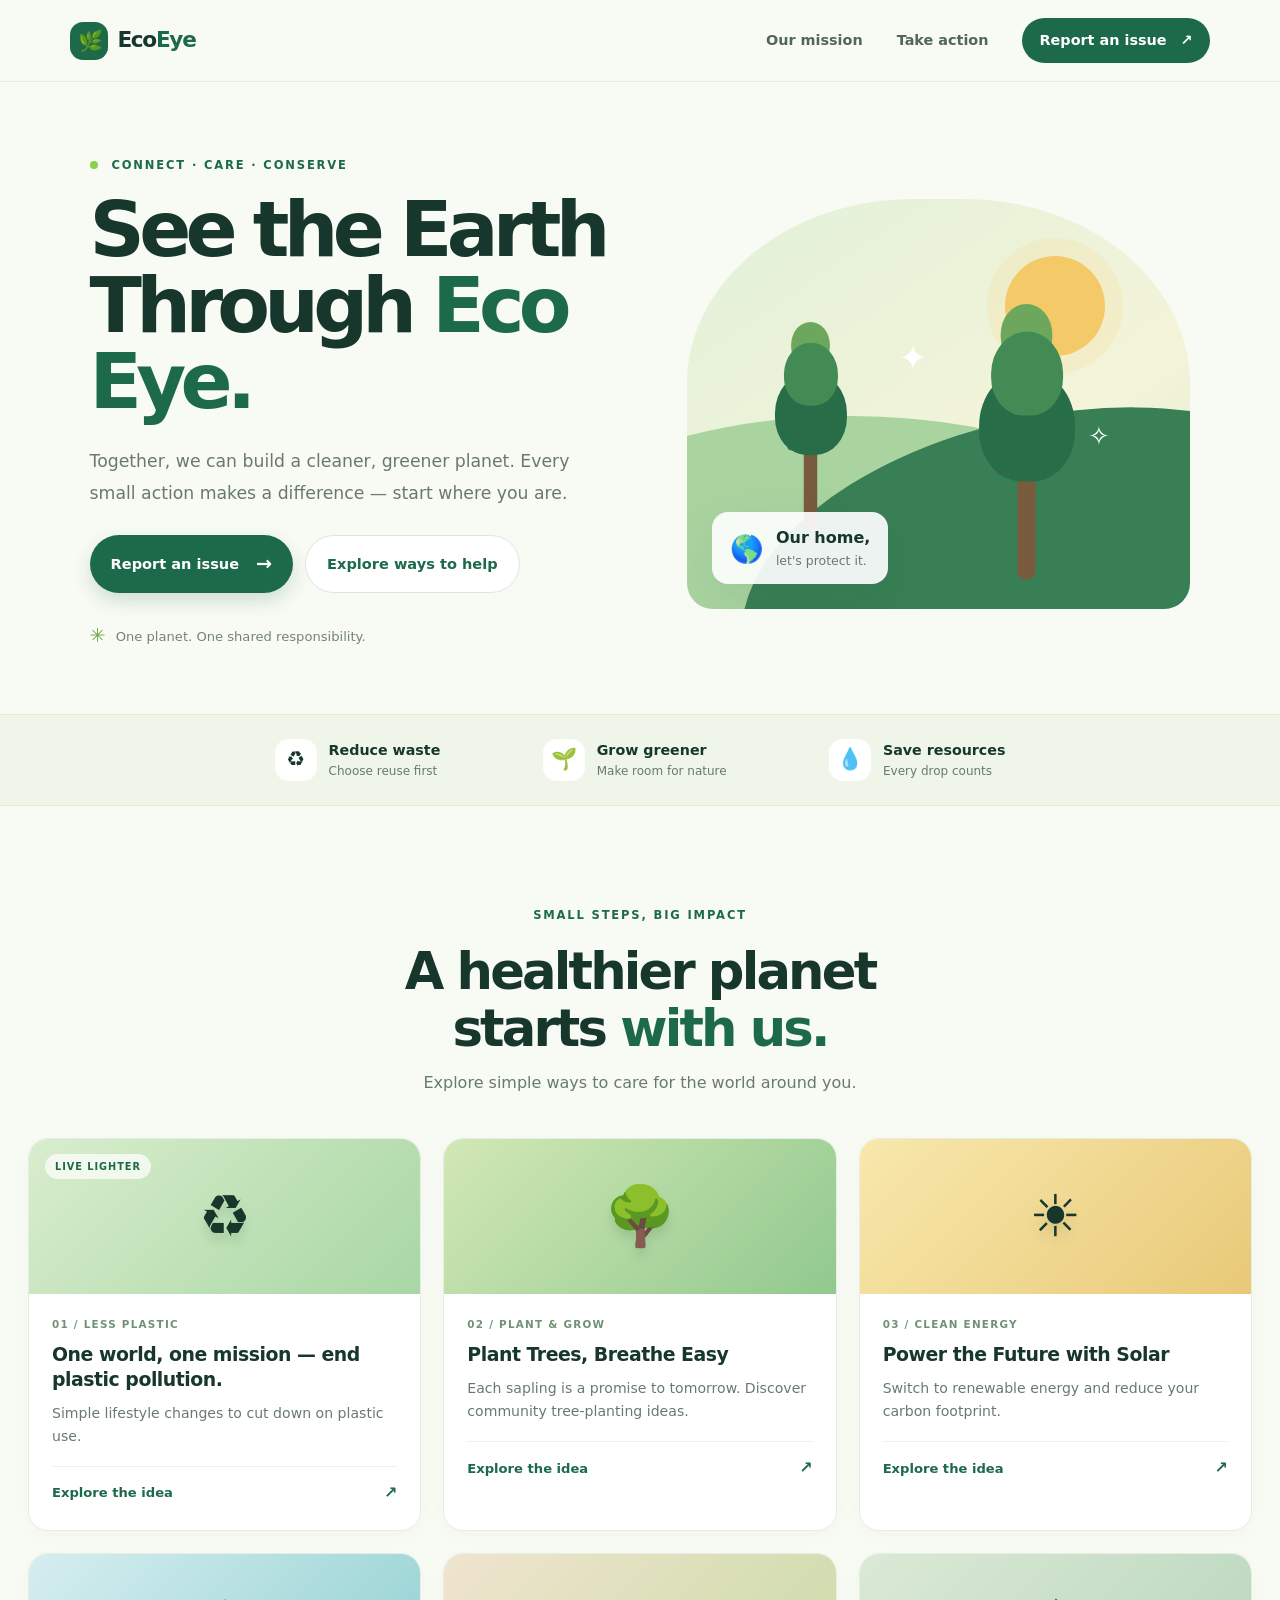
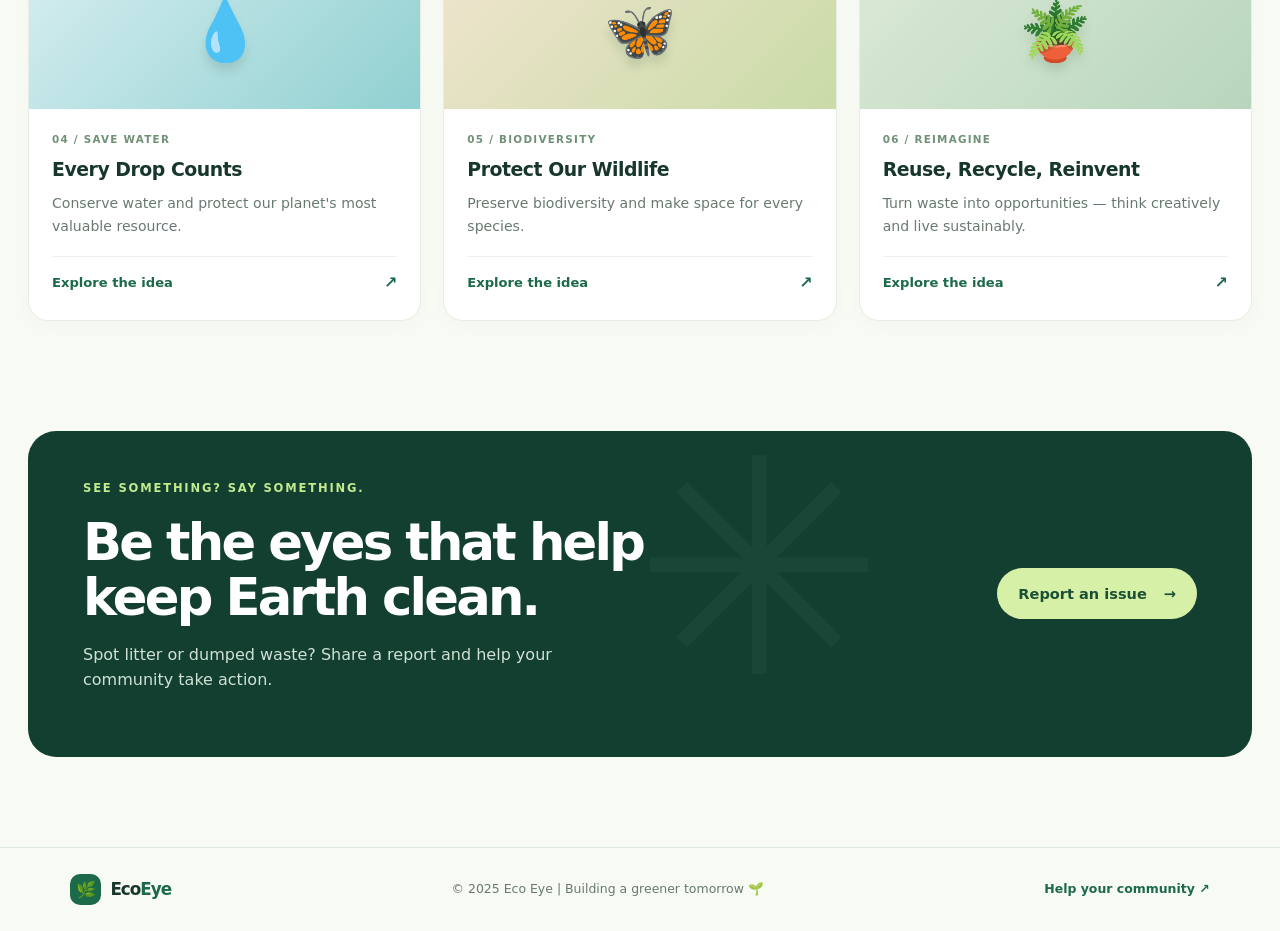
<file: index.html>
<!doctype html>
<html lang="en">
<head>
  <meta charset="utf-8">
  <meta name="viewport" content="width=device-width, initial-scale=1">
  <meta name="description" content="Eco Eye — small actions for a cleaner, greener planet.">
  <title>Eco Eye | Home</title>
  <link rel="stylesheet" href="styles.css">
</head>
<body>
  <header class="site-header">
    <a class="brand" href="index.html" aria-label="Eco Eye home"><span class="brand-mark">🌿</span><span>Eco<span class="brand-accent">Eye</span></span></a>
    <nav class="nav">
      <a href="#mission">Our mission</a>
      <a href="#actions">Take action</a>
      <a class="nav-cta" href="report.html">Report an issue <span aria-hidden="true">↗</span></a>
    </nav>
    <button class="menu-toggle" aria-label="Toggle navigation" aria-expanded="false">☰</button>
  </header>

  <main>
    <section class="hero" id="mission">
      <div class="hero-content">
        <p class="eyebrow"><span class="eyebrow-dot"></span> CONNECT · CARE · CONSERVE</p>
        <h1>See the Earth<br>Through <span>Eco Eye.</span></h1>
        <p class="hero-copy">Together, we can build a cleaner, greener planet. Every small action makes a difference — start where you are.</p>
        <div class="hero-actions">
          <a class="button button-primary" href="report.html">Report an issue <span>→</span></a>
          <a class="button button-ghost" href="#actions">Explore ways to help</a>
        </div>
        <div class="hero-note"><span class="note-icon">✳</span><span>One planet. One shared responsibility.</span></div>
      </div>
      <div class="hero-art" aria-label="Green landscape illustration">
        <div class="sun"></div><div class="hill hill-back"></div><div class="hill hill-front"></div>
        <div class="tree tree-one"><i></i><b></b></div><div class="tree tree-two"><i></i><b></b></div>
        <div class="art-label"><span class="art-label-icon">🌎</span><span><strong>Our home,</strong><small>let's protect it.</small></span></div>
        <div class="floating-leaf leaf-one">✦</div><div class="floating-leaf leaf-two">✧</div>
      </div>
    </section>

    <section class="impact-strip" aria-label="Eco Eye principles">
      <div><span class="impact-icon">♻</span><span><strong>Reduce waste</strong><small>Choose reuse first</small></span></div>
      <div><span class="impact-icon">🌱</span><span><strong>Grow greener</strong><small>Make room for nature</small></span></div>
      <div><span class="impact-icon">💧</span><span><strong>Save resources</strong><small>Every drop counts</small></span></div>
    </section>

    <section class="section" id="actions">
      <div class="section-heading">
        <p class="eyebrow">SMALL STEPS, BIG IMPACT</p>
        <h2>A healthier planet starts <span>with us.</span></h2>
        <p>Explore simple ways to care for the world around you.</p>
      </div>
      <div class="cards">
        <a class="eco-card featured-card" href="article.html?topic=plastic">
          <div class="card-visual visual-plastic"><span class="visual-emoji">♻️</span><span class="visual-tag">LIVE LIGHTER</span></div>
          <div class="card-body"><p class="card-kicker">01 / LESS PLASTIC</p><h3>One world, one mission — end plastic pollution.</h3><p>Simple lifestyle changes to cut down on plastic use.</p><span class="card-link">Explore the idea <b>↗</b></span></div>
        </a>
        <a class="eco-card" href="article.html?topic=trees">
          <div class="card-visual visual-trees"><span class="visual-emoji">🌳</span></div>
          <div class="card-body"><p class="card-kicker">02 / PLANT & GROW</p><h3>Plant Trees, Breathe Easy</h3><p>Each sapling is a promise to tomorrow. Discover community tree-planting ideas.</p><span class="card-link">Explore the idea <b>↗</b></span></div>
        </a>
        <a class="eco-card" href="article.html?topic=solar">
          <div class="card-visual visual-solar"><span class="visual-emoji">☀️</span></div>
          <div class="card-body"><p class="card-kicker">03 / CLEAN ENERGY</p><h3>Power the Future with Solar</h3><p>Switch to renewable energy and reduce your carbon footprint.</p><span class="card-link">Explore the idea <b>↗</b></span></div>
        </a>
        <a class="eco-card" href="article.html?topic=water">
          <div class="card-visual visual-water"><span class="visual-emoji">💧</span></div>
          <div class="card-body"><p class="card-kicker">04 / SAVE WATER</p><h3>Every Drop Counts</h3><p>Conserve water and protect our planet's most valuable resource.</p><span class="card-link">Explore the idea <b>↗</b></span></div>
        </a>
        <a class="eco-card" href="article.html?topic=wildlife">
          <div class="card-visual visual-wildlife"><span class="visual-emoji">🦋</span></div>
          <div class="card-body"><p class="card-kicker">05 / BIODIVERSITY</p><h3>Protect Our Wildlife</h3><p>Preserve biodiversity and make space for every species.</p><span class="card-link">Explore the idea <b>↗</b></span></div>
        </a>
        <a class="eco-card" href="article.html?topic=recycle">
          <div class="card-visual visual-recycle"><span class="visual-emoji">🪴</span></div>
          <div class="card-body"><p class="card-kicker">06 / REIMAGINE</p><h3>Reuse, Recycle, Reinvent</h3><p>Turn waste into opportunities — think creatively and live sustainably.</p><span class="card-link">Explore the idea <b>↗</b></span></div>
        </a>
      </div>
    </section>

    <section class="report-banner">
      <div><p class="eyebrow">SEE SOMETHING? SAY SOMETHING.</p><h2>Be the eyes that help<br>keep Earth clean.</h2><p>Spot litter or dumped waste? Share a report and help your community take action.</p></div>
      <a class="button button-light" href="report.html">Report an issue <span>→</span></a>
      <span class="banner-decoration">✳</span>
    </section>
  </main>

  <footer class="site-footer"><a class="brand footer-brand" href="index.html"><span class="brand-mark">🌿</span><span>Eco<span class="brand-accent">Eye</span></span></a><span>© 2025 Eco Eye | Building a greener tomorrow 🌱</span><a href="report.html">Help your community ↗</a></footer>
  <script src="script.js"></script>
</body>
</html>
</file>
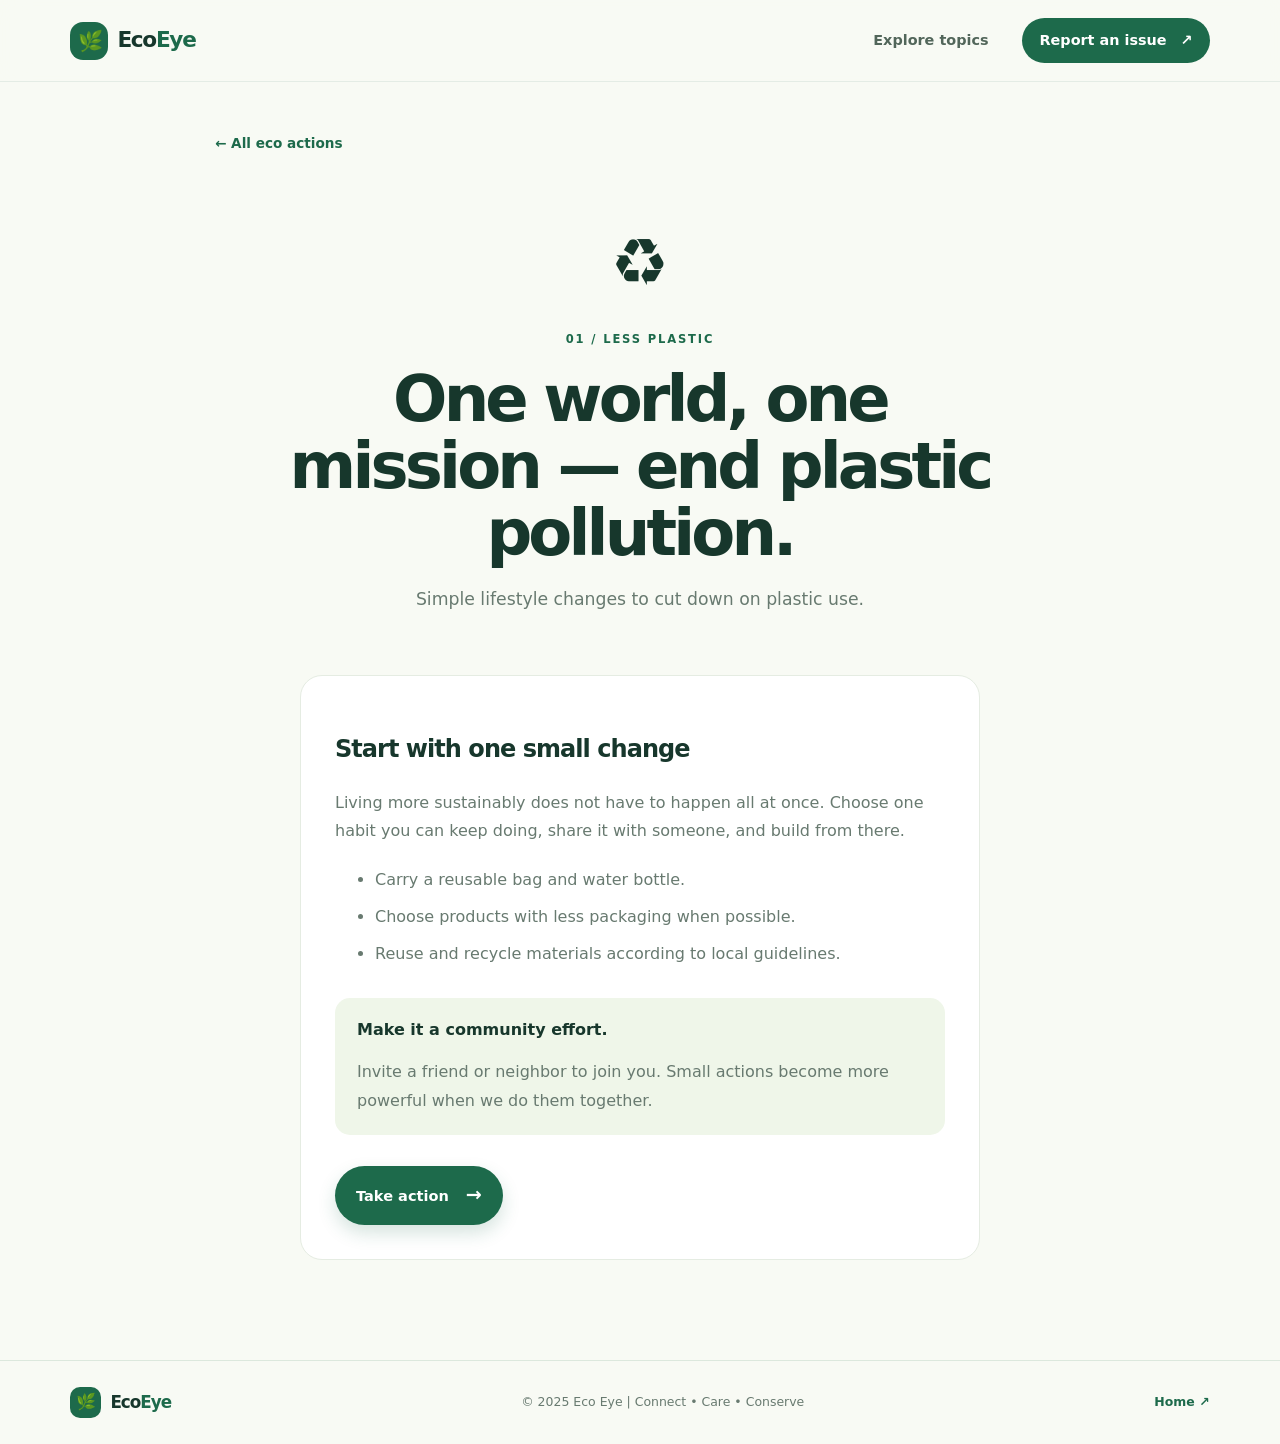
<file: article.html>
<!doctype html>
<html lang="en">
<head><meta charset="utf-8"><meta name="viewport" content="width=device-width, initial-scale=1"><title>Eco Eye | Eco Tips</title><link rel="stylesheet" href="styles.css"></head>
<body>
<header class="site-header"><a class="brand" href="index.html"><span class="brand-mark">🌿</span><span>Eco<span class="brand-accent">Eye</span></span></a><nav class="nav"><a href="index.html#actions">Explore topics</a><a class="nav-cta" href="report.html">Report an issue <span>↗</span></a></nav><button class="menu-toggle" aria-label="Toggle navigation" aria-expanded="false">☰</button></header>
<main class="article-layout"><a class="back-link" href="index.html#actions">← All eco actions</a><div class="article-hero"><div class="article-emoji" id="articleEmoji">♻️</div><p class="eyebrow" id="articleKicker">SMALL STEPS, BIG IMPACT</p><h1 id="articleTitle">One world, one mission — end plastic pollution.</h1><p id="articleSummary">Simple lifestyle changes to cut down on plastic use.</p></div><article class="article-content"><h2>Start with one small change</h2><p>Living more sustainably does not have to happen all at once. Choose one habit you can keep doing, share it with someone, and build from there.</p><ul id="articleTips"><li>Carry a reusable bag and water bottle.</li><li>Choose products with less packaging when possible.</li><li>Reuse and recycle materials according to local guidelines.</li></ul><div class="article-callout"><strong>Make it a community effort.</strong><p>Invite a friend or neighbor to join you. Small actions become more powerful when we do them together.</p></div><a class="button button-primary" href="report.html">Take action <span>→</span></a></article></main>
<footer class="site-footer"><a class="brand footer-brand" href="index.html"><span class="brand-mark">🌿</span><span>Eco<span class="brand-accent">Eye</span></span></a><span>© 2025 Eco Eye | Connect • Care • Conserve</span><a href="index.html">Home ↗</a></footer><script src="script.js"></script>
</body></html>
</file>
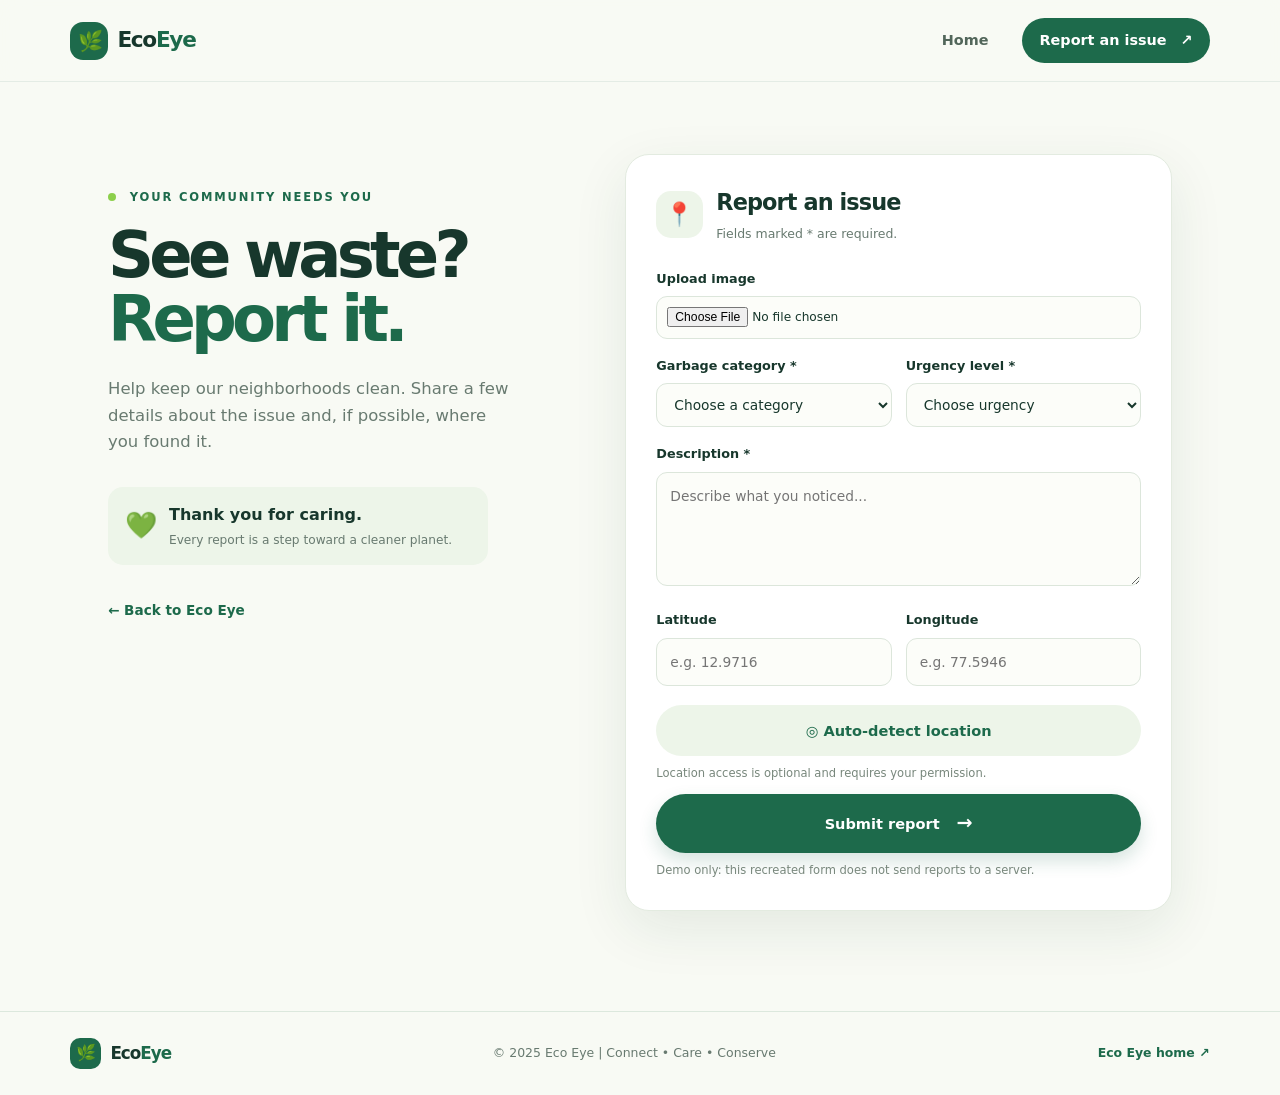
<file: report.html>
<!doctype html>
<html lang="en">
<head>
  <meta charset="utf-8"><meta name="viewport" content="width=device-width, initial-scale=1">
  <title>Eco Eye | Report an Issue</title><link rel="stylesheet" href="styles.css">
</head>
<body class="report-page">
  <header class="site-header"><a class="brand" href="index.html"><span class="brand-mark">🌿</span><span>Eco<span class="brand-accent">Eye</span></span></a><nav class="nav"><a href="index.html">Home</a><a class="nav-cta" href="report.html">Report an issue <span>↗</span></a></nav><button class="menu-toggle" aria-label="Toggle navigation" aria-expanded="false">☰</button></header>
  <main class="report-layout">
    <section class="report-intro"><p class="eyebrow"><span class="eyebrow-dot"></span> YOUR COMMUNITY NEEDS YOU</p><h1>See waste?<br><span>Report it.</span></h1><p>Help keep our neighborhoods clean. Share a few details about the issue and, if possible, where you found it.</p><div class="report-promise"><span>💚</span><div><strong>Thank you for caring.</strong><small>Every report is a step toward a cleaner planet.</small></div></div><a class="back-link" href="index.html">← Back to Eco Eye</a></section>
    <section class="form-card"><div class="form-heading"><span class="form-icon">📍</span><div><h2>Report an issue</h2><p>Fields marked * are required.</p></div></div>
      <form id="reportForm">
        <label for="image">Upload image</label><input id="image" name="image" type="file" accept="image/*">
        <div class="form-grid">
          <div><label for="category">Garbage category *</label><select id="category" required><option value="">Choose a category</option><option>Plastic waste</option><option>Household garbage</option><option>Construction debris</option><option>Electronic waste</option><option>Other</option></select></div>
          <div><label for="urgency">Urgency level *</label><select id="urgency" required><option value="">Choose urgency</option><option>Low</option><option>Medium</option><option>High</option></select></div>
        </div>
        <label for="description">Description *</label><textarea id="description" rows="4" placeholder="Describe what you noticed..." required></textarea>
        <div class="form-grid">
          <div><label for="latitude">Latitude</label><input id="latitude" inputmode="decimal" placeholder="e.g. 12.9716"></div>
          <div><label for="longitude">Longitude</label><input id="longitude" inputmode="decimal" placeholder="e.g. 77.5946"></div>
        </div>
        <button class="button button-location" type="button" id="locateButton">◎ Auto-detect location</button>
        <p class="form-note" id="locationMessage">Location access is optional and requires your permission.</p>
        <button class="button button-primary submit-button" type="submit">Submit report <span>→</span></button>
        <p class="form-note">Demo only: this recreated form does not send reports to a server.</p>
      </form>
      <div class="success-message" id="successMessage" role="status" hidden><span class="success-symbol">✓</span><h3>Report prepared!</h3><p>Thank you for helping keep our planet clean 💚</p><button class="button button-primary" id="successClose" type="button">OK</button></div>
    </section>
  </main>
  <footer class="site-footer"><a class="brand footer-brand" href="index.html"><span class="brand-mark">🌿</span><span>Eco<span class="brand-accent">Eye</span></span></a><span>© 2025 Eco Eye | Connect • Care • Conserve</span><a href="index.html">Eco Eye home ↗</a></footer>
  <script src="script.js"></script>
</body>
</html>
</file>
<file: styles.css>
:root{--green:#1d6a4b;--green-dark:#123f30;--green-bright:#b8e66d;--mint:#edf6ed;--ink:#17372c;--muted:#687a70;--line:#dce8dd;--cream:#f8faf4;--white:#fff;--radius:22px;--shadow:0 18px 55px rgba(24,72,48,.09)}
*{box-sizing:border-box}html{scroll-behavior:smooth}body{margin:0;background:var(--cream);color:var(--ink);font-family:Inter,ui-sans-serif,system-ui,-apple-system,BlinkMacSystemFont,"Segoe UI",sans-serif;line-height:1.6}a{color:inherit;text-decoration:none}.site-header{height:82px;padding:0 max(5.5vw,24px);display:flex;align-items:center;justify-content:space-between;border-bottom:1px solid rgba(29,106,75,.09);background:rgba(248,250,244,.92);position:sticky;top:0;z-index:10;backdrop-filter:blur(14px)}.brand{display:flex;align-items:center;gap:9px;font-size:1.35rem;font-weight:850;letter-spacing:-.06em}.brand-mark{display:grid;place-items:center;width:38px;height:38px;border-radius:13px;background:var(--green);font-size:20px}.brand-accent{color:var(--green)}.nav{display:flex;align-items:center;gap:34px;font-size:.9rem;font-weight:650}.nav>a:not(.nav-cta){color:#52665a}.nav-cta{padding:11px 17px;background:var(--green);color:white;border-radius:999px}.nav-cta span{margin-left:9px}.menu-toggle{display:none;border:0;background:transparent;font-size:24px;color:var(--green)}.hero{padding:74px max(7vw,24px) 62px;display:grid;grid-template-columns:1fr .92fr;gap:50px;align-items:center;max-width:1440px;margin:auto;min-height:560px}.eyebrow{font-size:.72rem;font-weight:800;letter-spacing:.16em;color:var(--green);margin:0 0 18px}.eyebrow-dot{display:inline-block;width:8px;height:8px;background:#8ccf4b;border-radius:50%;margin-right:8px}.hero h1,.report-intro h1{font-size:clamp(3.1rem,6vw,5.4rem);letter-spacing:-.075em;line-height:.99;margin:0;font-weight:850}.hero h1 span,.report-intro h1 span,.section-heading h2 span{color:var(--green)}.hero-copy{font-size:1.08rem;line-height:1.8;color:var(--muted);max-width:500px;margin:26px 0}.hero-actions{display:flex;gap:12px;flex-wrap:wrap}.button{display:inline-flex;justify-content:center;align-items:center;gap:17px;padding:14px 21px;border:0;border-radius:999px;font:inherit;font-size:.91rem;font-weight:750;cursor:pointer;transition:transform .2s,box-shadow .2s}.button:hover{transform:translateY(-2px)}.button-primary{background:var(--green);color:#fff;box-shadow:0 8px 18px rgba(29,106,75,.18)}.button-primary span{font-size:1.2rem}.button-ghost{border:1px solid var(--line);background:white;color:var(--green)}.hero-note{display:flex;align-items:center;gap:10px;color:#74847a;font-size:.82rem;margin-top:28px}.note-icon{color:#73aa4d;font-size:1.2rem}.hero-art{height:410px;position:relative;overflow:hidden;border-radius:45% 45% 26px 26px;background:linear-gradient(145deg,#e1f1d9,#f4f4d9 65%,#d8ebcf);isolation:isolate}.sun{position:absolute;width:100px;height:100px;border-radius:50%;background:#f4c967;right:17%;top:14%;box-shadow:0 0 0 18px rgba(244,201,103,.15)}.hill{position:absolute;bottom:-22%;width:125%;height:67%;border-radius:50%}.hill-back{background:#a9d4a0;left:-30%;bottom:-20%}.hill-front{background:#397f55;right:-35%;bottom:-36%;height:83%;transform:rotate(-12deg)}.tree{position:absolute;z-index:2;bottom:18%;width:15px;height:120px;background:#795b3d;border-radius:8px}.tree:before,.tree:after,.tree i{content:"";position:absolute;display:block;background:#276e48;border-radius:50% 50% 45% 45%;width:80px;height:93px;left:-32px;top:-55px}.tree:after{width:60px;height:70px;left:-22px;top:-87px;background:#438b55}.tree i{width:43px;height:50px;left:-14px;top:-110px;background:#6ca75d}.tree b{position:absolute;z-index:-1;width:70px;height:8px;background:#795b3d;transform:rotate(-32deg);top:8px;left:-23px;border-radius:8px}.tree-one{left:23%;bottom:18%;transform:scale(.9)}.tree-two{left:66%;bottom:10%;transform:scale(1.2)}.art-label{position:absolute;bottom:25px;left:25px;z-index:4;display:flex;gap:12px;align-items:center;background:rgba(255,255,255,.91);padding:13px 18px;border-radius:16px;box-shadow:var(--shadow)}.art-label-icon{font-size:27px}.art-label strong,.art-label small{display:block}.art-label small{font-size:.78rem;color:var(--muted)}.floating-leaf{position:absolute;z-index:3;color:#fff;font-size:35px}.leaf-one{top:32%;left:42%}.leaf-two{top:53%;right:16%;font-size:26px}.impact-strip{display:flex;justify-content:center;gap:clamp(35px,8vw,125px);padding:24px 20px;background:#eff5e9;border-block:1px solid #e5eddf}.impact-strip>div{display:flex;align-items:center;gap:12px}.impact-icon{display:grid;place-items:center;width:42px;height:42px;background:white;border-radius:14px;font-size:21px}.impact-strip strong,.impact-strip small{display:block}.impact-strip strong{font-size:.89rem}.impact-strip small{font-size:.75rem;color:var(--muted)}.section{max-width:1280px;margin:auto;padding:100px 28px 110px}.section-heading{text-align:center;max-width:620px;margin:0 auto 42px}.section-heading h2{font-size:clamp(2rem,4vw,3.2rem);letter-spacing:-.055em;line-height:1.12;margin:0 0 13px}.section-heading>p:last-child{color:var(--muted);margin:0}.cards{display:grid;grid-template-columns:repeat(3,minmax(0,1fr));gap:22px}.eco-card{background:#fff;border:1px solid #e6ede4;border-radius:20px;overflow:hidden;box-shadow:0 5px 20px rgba(24,72,48,.025);transition:transform .22s,box-shadow .22s}.eco-card:hover{transform:translateY(-5px);box-shadow:var(--shadow)}.card-visual{height:155px;position:relative;display:grid;place-items:center;overflow:hidden}.visual-emoji{font-size:58px;filter:drop-shadow(0 8px 5px rgba(20,60,35,.12));position:relative;z-index:1}.visual-plastic{background:linear-gradient(135deg,#d9edcd,#a8d7a4)}.visual-trees{background:linear-gradient(135deg,#d2e8b6,#91c98e)}.visual-solar{background:linear-gradient(135deg,#f8e8ac,#e9c978)}.visual-water{background:linear-gradient(135deg,#d6eef0,#91d0d1)}.visual-wildlife{background:linear-gradient(135deg,#f0e4ce,#c9dba7)}.visual-recycle{background:linear-gradient(135deg,#dbe9d5,#b8d6bd)}.visual-tag{position:absolute;top:15px;left:16px;background:rgba(255,255,255,.72);border-radius:99px;padding:5px 10px;font-size:.61rem;font-weight:850;letter-spacing:.1em;color:var(--green)}.card-body{padding:22px 23px 24px}.card-kicker{font-size:.65rem;font-weight:800;letter-spacing:.12em;color:#719176;margin:0 0 10px}.card-body h3{font-size:1.18rem;letter-spacing:-.025em;line-height:1.3;margin:0 0 10px}.card-body>p:not(.card-kicker){color:var(--muted);font-size:.88rem;line-height:1.65;margin:0 0 18px}.card-link{display:flex;align-items:center;justify-content:space-between;color:var(--green);font-size:.82rem;font-weight:800;padding-top:13px;border-top:1px solid #edf1e9}.card-link b{font-size:1rem}.report-banner{max-width:1224px;margin:0 auto 90px;border-radius:28px;padding:48px 55px;display:flex;align-items:center;justify-content:space-between;gap:30px;background:var(--green-dark);color:#fff;position:relative;overflow:hidden}.report-banner>div{position:relative;z-index:1;max-width:610px}.report-banner .eyebrow{color:#c1e98d}.report-banner h2{font-size:clamp(2rem,4vw,3.2rem);letter-spacing:-.055em;line-height:1.08;margin:0 0 14px}.report-banner p:not(.eyebrow){color:#d0e1d5;max-width:500px}.button-light{background:#d7f0a8;color:#1b5037;position:relative;z-index:1;white-space:nowrap}.banner-decoration{position:absolute;right:30%;top:-100px;font-size:300px;color:rgba(255,255,255,.035)}.site-footer{border-top:1px solid var(--line);padding:26px max(5.5vw,24px);display:flex;align-items:center;justify-content:space-between;gap:20px;color:var(--muted);font-size:.78rem}.footer-brand{color:var(--ink);font-size:1.05rem}.footer-brand .brand-mark{width:31px;height:31px;font-size:16px;border-radius:10px}.site-footer>a:last-child{color:var(--green);font-weight:750}.report-layout{max-width:1120px;margin:auto;padding:72px 28px 100px;display:grid;grid-template-columns:.8fr 1fr;gap:80px;align-items:start;min-height:calc(100vh - 150px)}.report-intro{padding-top:34px}.report-intro h1{font-size:clamp(3.2rem,5vw,4.7rem)}.report-intro>p:not(.eyebrow){color:var(--muted);max-width:410px;font-size:1.03rem;margin:25px 0}.report-promise{display:flex;align-items:center;gap:12px;padding:15px 17px;background:#edf5e9;border-radius:15px;max-width:380px;margin-top:32px}.report-promise>span{font-size:26px}.report-promise strong,.report-promise small{display:block}.report-promise small{font-size:.76rem;color:var(--muted);margin-top:3px}.back-link{display:inline-block;color:var(--green);font-size:.85rem;font-weight:750;margin-top:35px}.form-card{background:white;border:1px solid #e3ebe0;border-radius:24px;padding:30px;box-shadow:var(--shadow)}.form-heading{display:flex;align-items:center;gap:13px;margin-bottom:25px}.form-icon{display:grid;place-items:center;width:47px;height:47px;background:#edf5e9;border-radius:15px;font-size:23px}.form-heading h2{margin:0;font-size:1.4rem;letter-spacing:-.04em}.form-heading p{margin:3px 0 0;color:var(--muted);font-size:.78rem}form label{display:block;font-size:.8rem;font-weight:750;margin:17px 0 7px}input,select,textarea{width:100%;border:1px solid #dce6db;border-radius:11px;padding:12px 13px;background:#fcfdf9;color:var(--ink);font:inherit;font-size:.86rem;outline:none}input:focus,select:focus,textarea:focus{border-color:#68a67b;box-shadow:0 0 0 3px #e9f4e9}input[type=file]{font-size:.76rem;padding:10px}.form-grid{display:grid;grid-template-columns:1fr 1fr;gap:14px}.button-location{background:#edf5e9;color:var(--green);width:100%;margin-top:19px}.submit-button{width:100%;margin-top:12px}.form-note{font-size:.72rem;color:#78877c;margin:8px 0 0}.success-message{margin-top:20px;background:#edf7e9;border-radius:16px;text-align:center;padding:24px}.success-message[hidden]{display:none}.success-symbol{display:grid;place-items:center;margin:auto auto 10px;background:#d1ebc7;color:var(--green);font-size:25px;width:50px;height:50px;border-radius:50%}.success-message h3{margin:0}.success-message p{color:var(--muted);font-size:.87rem}.article-layout{max-width:900px;margin:auto;padding:48px 25px 100px}.article-layout>.back-link{margin:0}.article-hero{text-align:center;padding:55px 20px 45px}.article-emoji{font-size:65px;margin-bottom:15px}.article-hero h1{font-size:clamp(2.5rem,5vw,4rem);letter-spacing:-.06em;line-height:1.05;max-width:760px;margin:0 auto 18px}.article-hero>p:last-child{color:var(--muted);font-size:1.08rem}.article-content{max-width:680px;margin:auto;background:white;border:1px solid #e5ece2;border-radius:22px;padding:34px}.article-content h2{letter-spacing:-.04em}.article-content p,.article-content li{color:var(--muted);line-height:1.8}.article-content li{padding:4px 0}.article-callout{padding:19px 22px;background:#eff6e9;border-radius:15px;margin:25px 0}.article-callout p{margin-bottom:0}.article-content .button{margin-top:6px}
@media(max-width:850px){.hero{grid-template-columns:1fr;gap:36px;padding-top:55px}.hero-art{height:340px;max-width:600px;width:100%;margin:auto}.cards{grid-template-columns:repeat(2,minmax(0,1fr))}.report-layout{grid-template-columns:1fr;gap:30px;padding-top:35px}.report-intro{padding-top:0}.report-intro>p:not(.eyebrow){max-width:600px}.report-promise{margin-top:22px}.report-intro .back-link{margin-top:20px}.report-banner{margin-inline:20px;padding:38px;flex-wrap:wrap}.impact-strip{gap:25px}.nav{gap:20px}}
@media(max-width:600px){.site-header{height:70px}.menu-toggle{display:block}.nav{display:none;position:absolute;top:69px;left:0;right:0;padding:20px 24px;background:var(--cream);border-bottom:1px solid var(--line);flex-direction:column;align-items:stretch;gap:16px}.nav.open{display:flex}.nav-cta{text-align:center}.hero{padding:48px 23px 42px}.hero h1{font-size:3.4rem}.hero-art{height:285px}.impact-strip{display:grid;grid-template-columns:1fr;gap:14px;padding:20px 28px}.impact-strip>div{max-width:280px}.section{padding:70px 20px}.cards{grid-template-columns:1fr;gap:17px}.card-visual{height:170px}.report-banner{padding:30px 25px;margin-bottom:60px}.report-banner .button{width:100%}.site-footer{flex-direction:column;text-align:center;gap:12px;padding:25px 20px}.form-card{padding:22px 18px}.form-grid{grid-template-columns:1fr;gap:0}.report-layout{padding:35px 17px 60px}.article-layout{padding:32px 17px 65px}.article-content{padding:25px 21px}.article-hero{padding:42px 5px 30px}}
</file>
